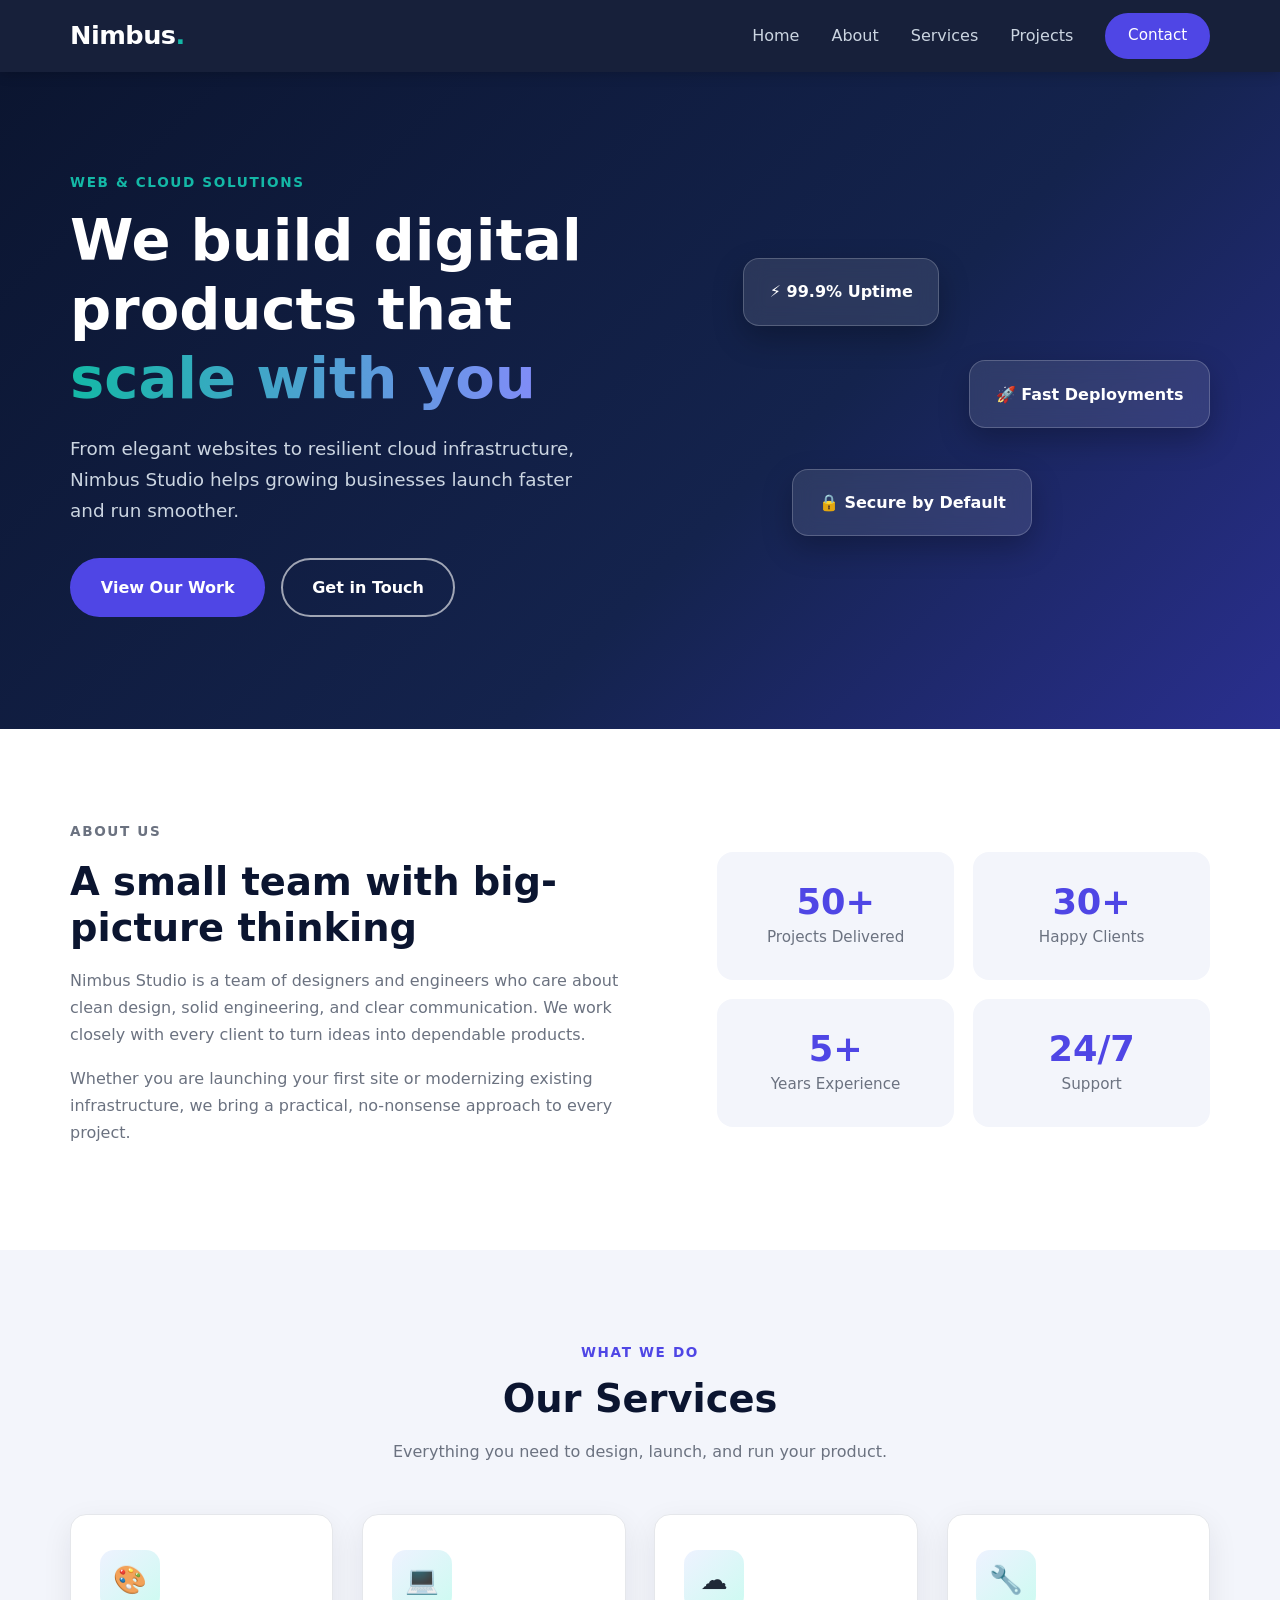
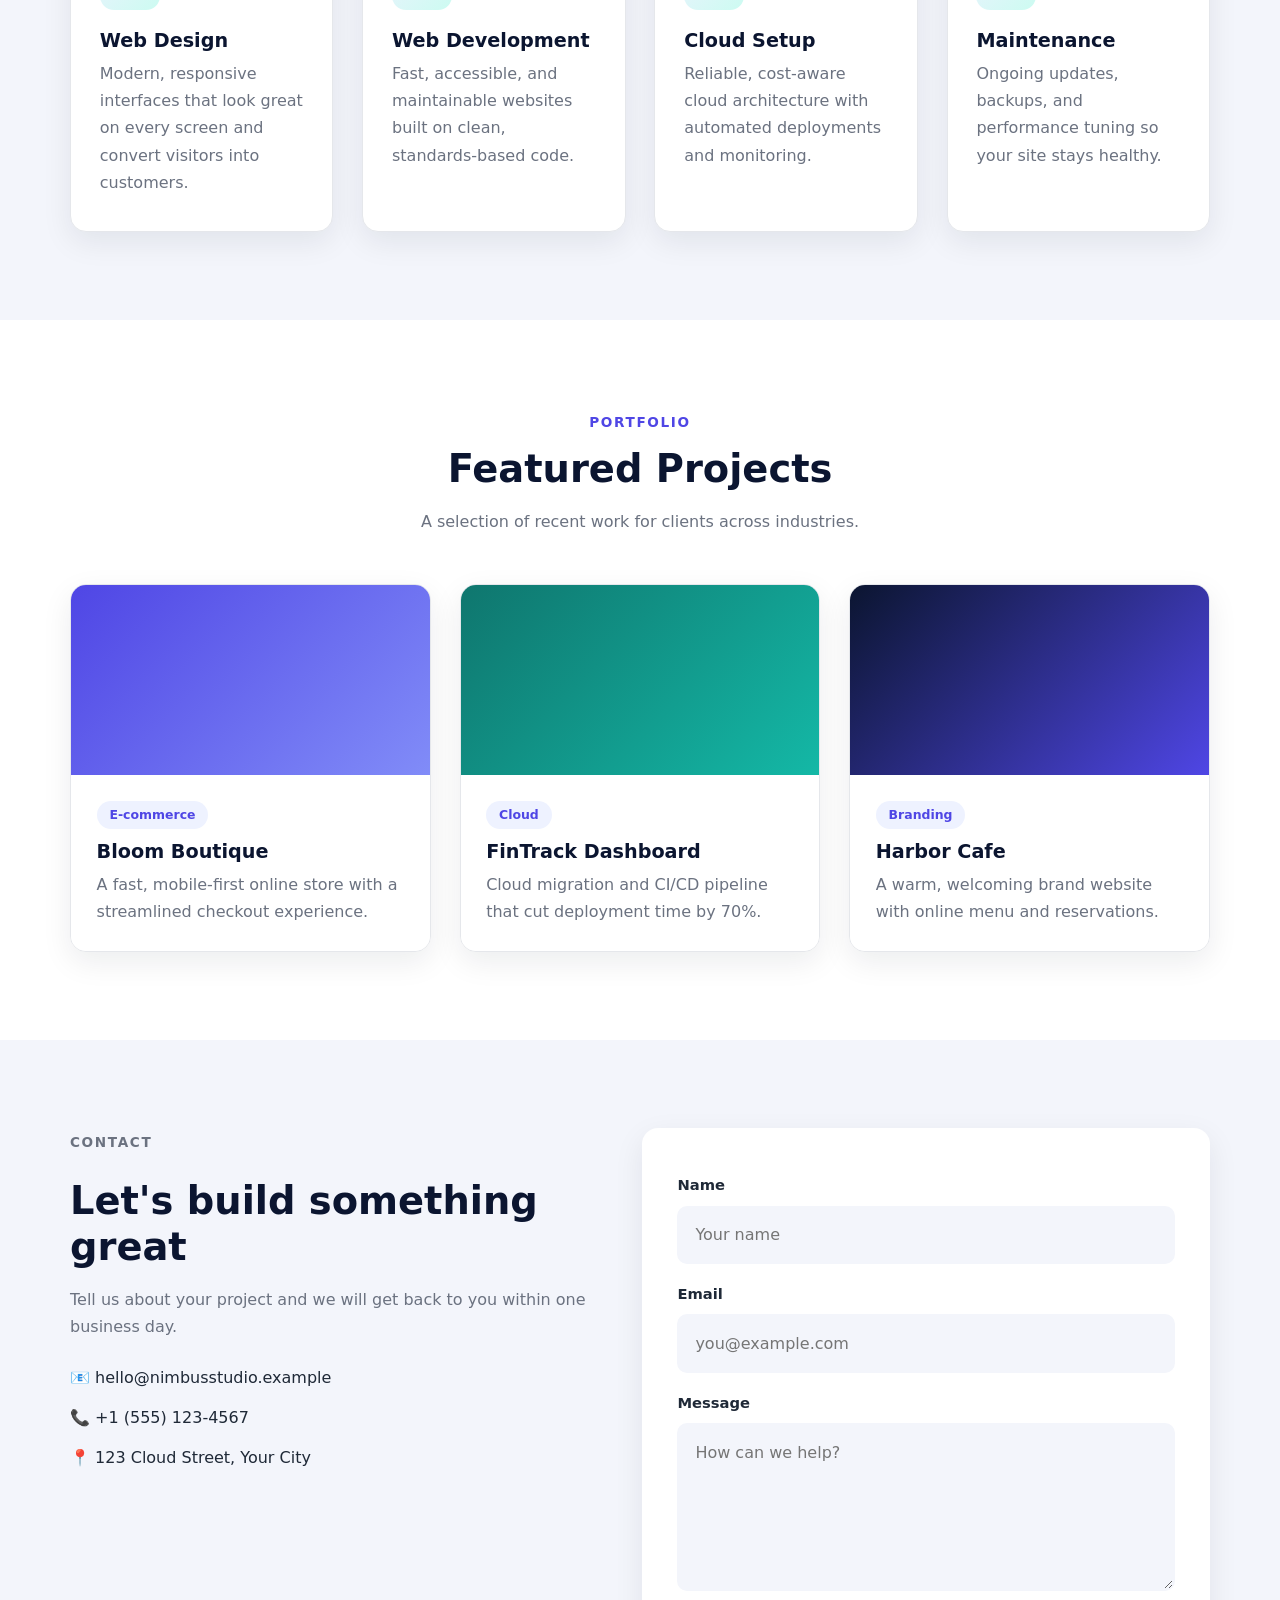
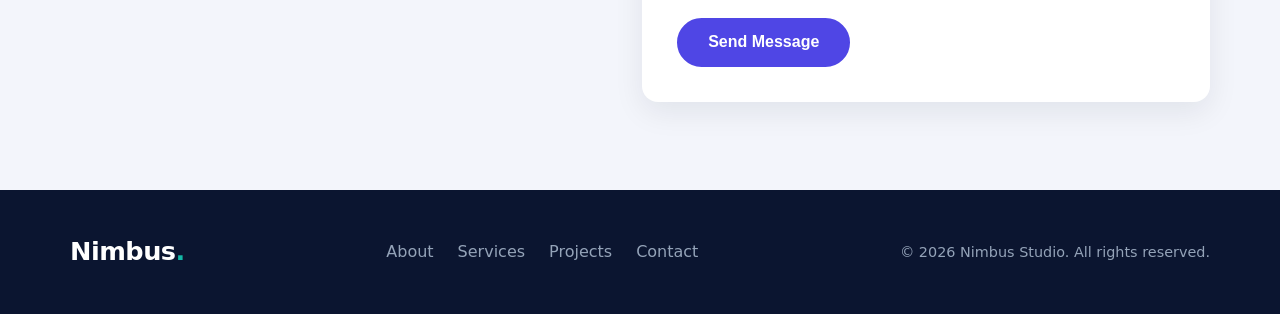
<file: website1/index.html>
<!DOCTYPE html>
<html lang="en">
<head>
  <meta charset="UTF-8">
  <meta name="viewport" content="width=device-width, initial-scale=1.0">
  <meta name="description" content="Nimbus Studio builds fast, reliable websites and cloud solutions for growing businesses.">
  <title>Nimbus Studio | Web & Cloud Solutions</title>
  <link rel="stylesheet" href="style.css">
</head>
<body>

  <header class="site-header">
    <nav class="navbar container" aria-label="Main navigation">
      <a href="#home" class="logo">Nimbus<span>.</span></a>

      <input type="checkbox" id="nav-toggle" class="nav-toggle" aria-label="Toggle menu">
      <label for="nav-toggle" class="nav-toggle-label"><span></span></label>

      <ul class="nav-links">
        <li><a href="#home">Home</a></li>
        <li><a href="#about">About</a></li>
        <li><a href="#services">Services</a></li>
        <li><a href="#projects">Projects</a></li>
        <li><a href="#contact" class="btn btn-small">Contact</a></li>
      </ul>
    </nav>
  </header>

  <main>
    <!-- Hero -->
    <section id="home" class="hero">
      <div class="container hero-inner">
        <div class="hero-text">
          <p class="eyebrow">Web &amp; Cloud Solutions</p>
          <h1>We build digital products that <span class="highlight">scale with you</span></h1>
          <p class="lead">From elegant websites to resilient cloud infrastructure, Nimbus Studio helps growing businesses launch faster and run smoother.</p>
          <div class="hero-actions">
            <a href="#projects" class="btn">View Our Work</a>
            <a href="#contact" class="btn btn-outline">Get in Touch</a>
          </div>
        </div>
        <div class="hero-visual" aria-hidden="true">
          <div class="visual-card card-a">⚡ 99.9% Uptime</div>
          <div class="visual-card card-b">🚀 Fast Deployments</div>
          <div class="visual-card card-c">🔒 Secure by Default</div>
        </div>
      </div>
    </section>

    <!-- About -->
    <section id="about" class="section">
      <div class="container about-grid">
        <div class="about-text">
          <p class="eyebrow">About Us</p>
          <h2>A small team with big-picture thinking</h2>
          <p>Nimbus Studio is a team of designers and engineers who care about clean design, solid engineering, and clear communication. We work closely with every client to turn ideas into dependable products.</p>
          <p>Whether you are launching your first site or modernizing existing infrastructure, we bring a practical, no-nonsense approach to every project.</p>
        </div>
        <div class="stats">
          <div class="stat"><strong>50+</strong><span>Projects Delivered</span></div>
          <div class="stat"><strong>30+</strong><span>Happy Clients</span></div>
          <div class="stat"><strong>5+</strong><span>Years Experience</span></div>
          <div class="stat"><strong>24/7</strong><span>Support</span></div>
        </div>
      </div>
    </section>

    <!-- Services -->
    <section id="services" class="section section-alt">
      <div class="container">
        <div class="section-head">
          <p class="eyebrow">What We Do</p>
          <h2>Our Services</h2>
          <p>Everything you need to design, launch, and run your product.</p>
        </div>
        <div class="card-grid">
          <article class="card">
            <div class="icon">🎨</div>
            <h3>Web Design</h3>
            <p>Modern, responsive interfaces that look great on every screen and convert visitors into customers.</p>
          </article>
          <article class="card">
            <div class="icon">💻</div>
            <h3>Web Development</h3>
            <p>Fast, accessible, and maintainable websites built on clean, standards-based code.</p>
          </article>
          <article class="card">
            <div class="icon">☁️</div>
            <h3>Cloud Setup</h3>
            <p>Reliable, cost-aware cloud architecture with automated deployments and monitoring.</p>
          </article>
          <article class="card">
            <div class="icon">🔧</div>
            <h3>Maintenance</h3>
            <p>Ongoing updates, backups, and performance tuning so your site stays healthy.</p>
          </article>
        </div>
      </div>
    </section>

    <!-- Projects -->
    <section id="projects" class="section">
      <div class="container">
        <div class="section-head">
          <p class="eyebrow">Portfolio</p>
          <h2>Featured Projects</h2>
          <p>A selection of recent work for clients across industries.</p>
        </div>
        <div class="card-grid projects-grid">
          <article class="project">
            <div class="project-img img-1" role="img" aria-label="Project preview gradient"></div>
            <div class="project-body">
              <span class="tag">E-commerce</span>
              <h3>Bloom Boutique</h3>
              <p>A fast, mobile-first online store with a streamlined checkout experience.</p>
            </div>
          </article>
          <article class="project">
            <div class="project-img img-2" role="img" aria-label="Project preview gradient"></div>
            <div class="project-body">
              <span class="tag">Cloud</span>
              <h3>FinTrack Dashboard</h3>
              <p>Cloud migration and CI/CD pipeline that cut deployment time by 70%.</p>
            </div>
          </article>
          <article class="project">
            <div class="project-img img-3" role="img" aria-label="Project preview gradient"></div>
            <div class="project-body">
              <span class="tag">Branding</span>
              <h3>Harbor Cafe</h3>
              <p>A warm, welcoming brand website with online menu and reservations.</p>
            </div>
          </article>
        </div>
      </div>
    </section>

    <!-- Contact -->
    <section id="contact" class="section section-alt">
      <div class="container contact-grid">
        <div class="contact-info">
          <p class="eyebrow">Contact</p>
          <h2>Let's build something great</h2>
          <p>Tell us about your project and we will get back to you within one business day.</p>
          <ul class="contact-list">
            <li>📧 hello@nimbusstudio.example</li>
            <li>📞 +1 (555) 123-4567</li>
            <li>📍 123 Cloud Street, Your City</li>
          </ul>
        </div>
        <form class="contact-form" action="#" method="post">
          <label for="name">Name</label>
          <input type="text" id="name" name="name" placeholder="Your name" required>

          <label for="email">Email</label>
          <input type="email" id="email" name="email" placeholder="you@example.com" required>

          <label for="message">Message</label>
          <textarea id="message" name="message" rows="5" placeholder="How can we help?" required></textarea>

          <button type="submit" class="btn">Send Message</button>
        </form>
      </div>
    </section>
  </main>

  <footer class="site-footer">
    <div class="container footer-inner">
      <a href="#home" class="logo">Nimbus<span>.</span></a>
      <ul class="footer-links">
        <li><a href="#about">About</a></li>
        <li><a href="#services">Services</a></li>
        <li><a href="#projects">Projects</a></li>
        <li><a href="#contact">Contact</a></li>
      </ul>
      <p>&copy; 2026 Nimbus Studio. All rights reserved.</p>
    </div>
  </footer>

</body>
</html>
</file>
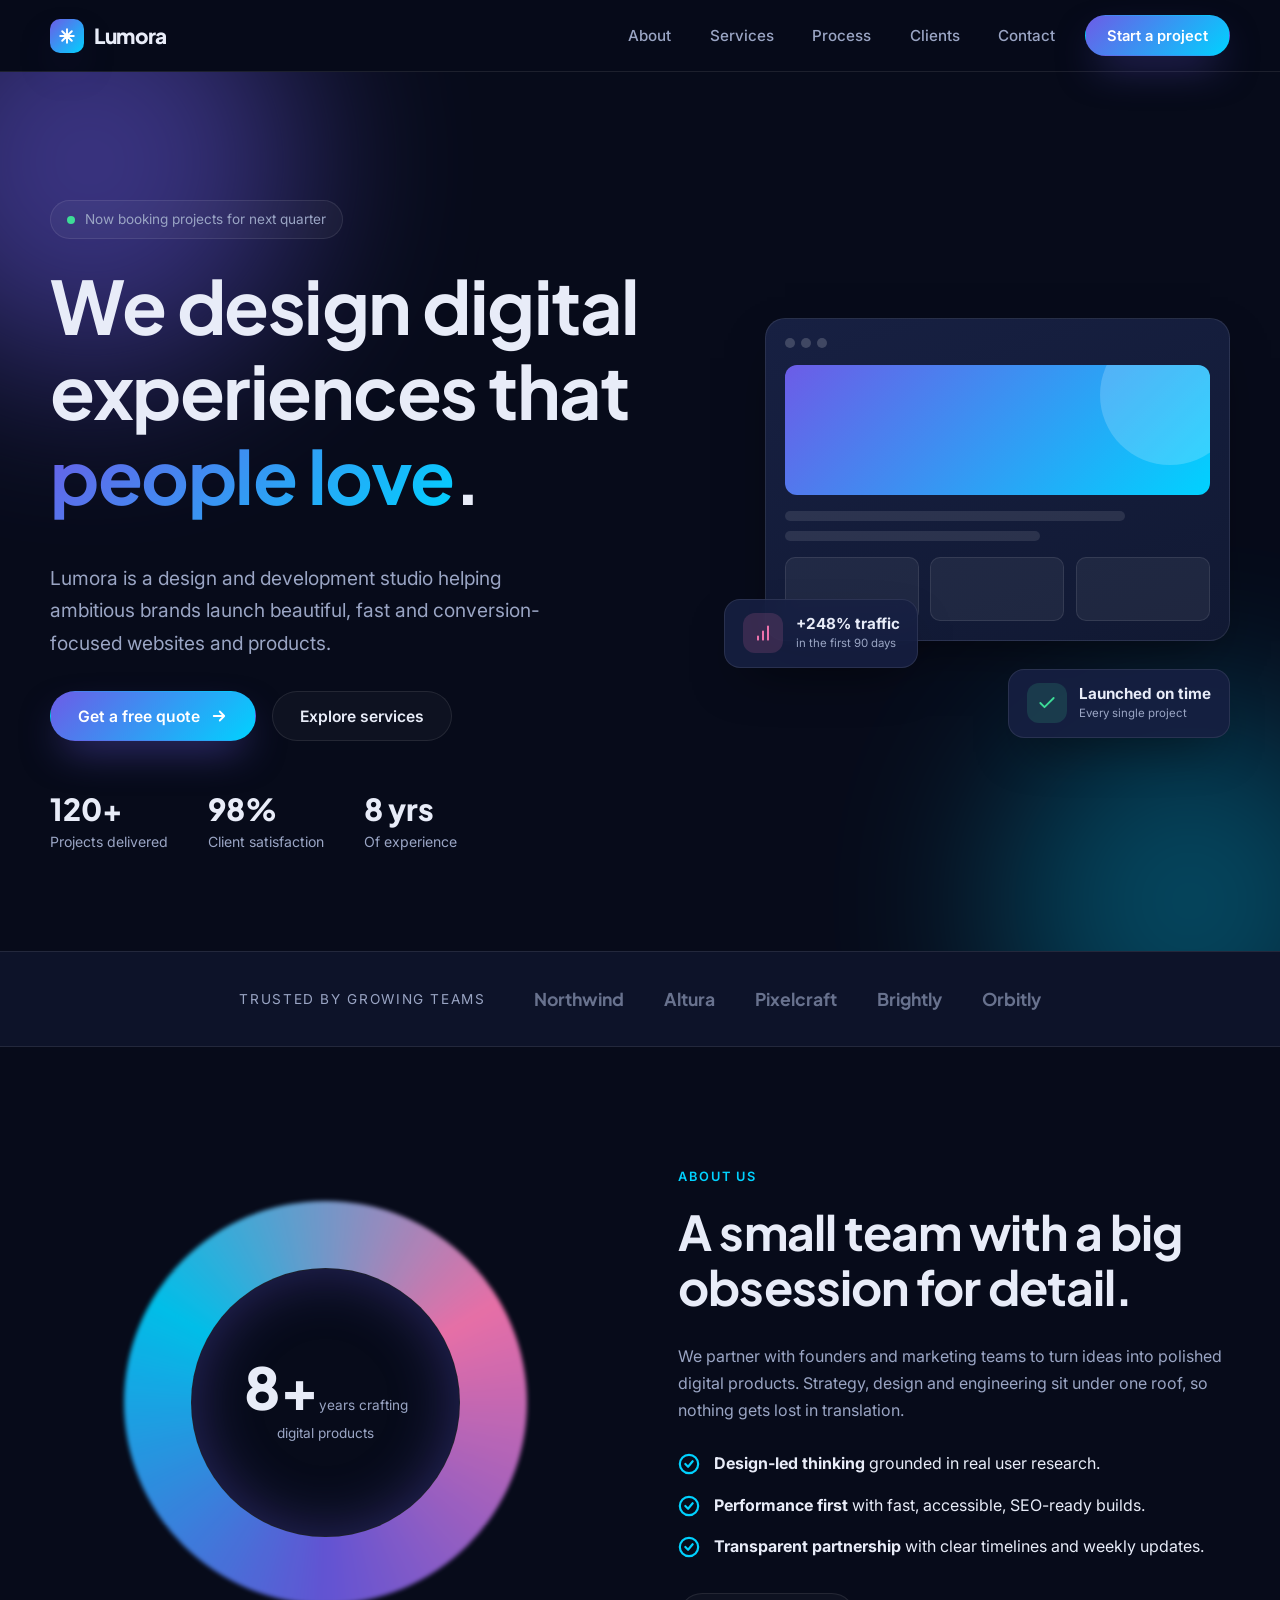
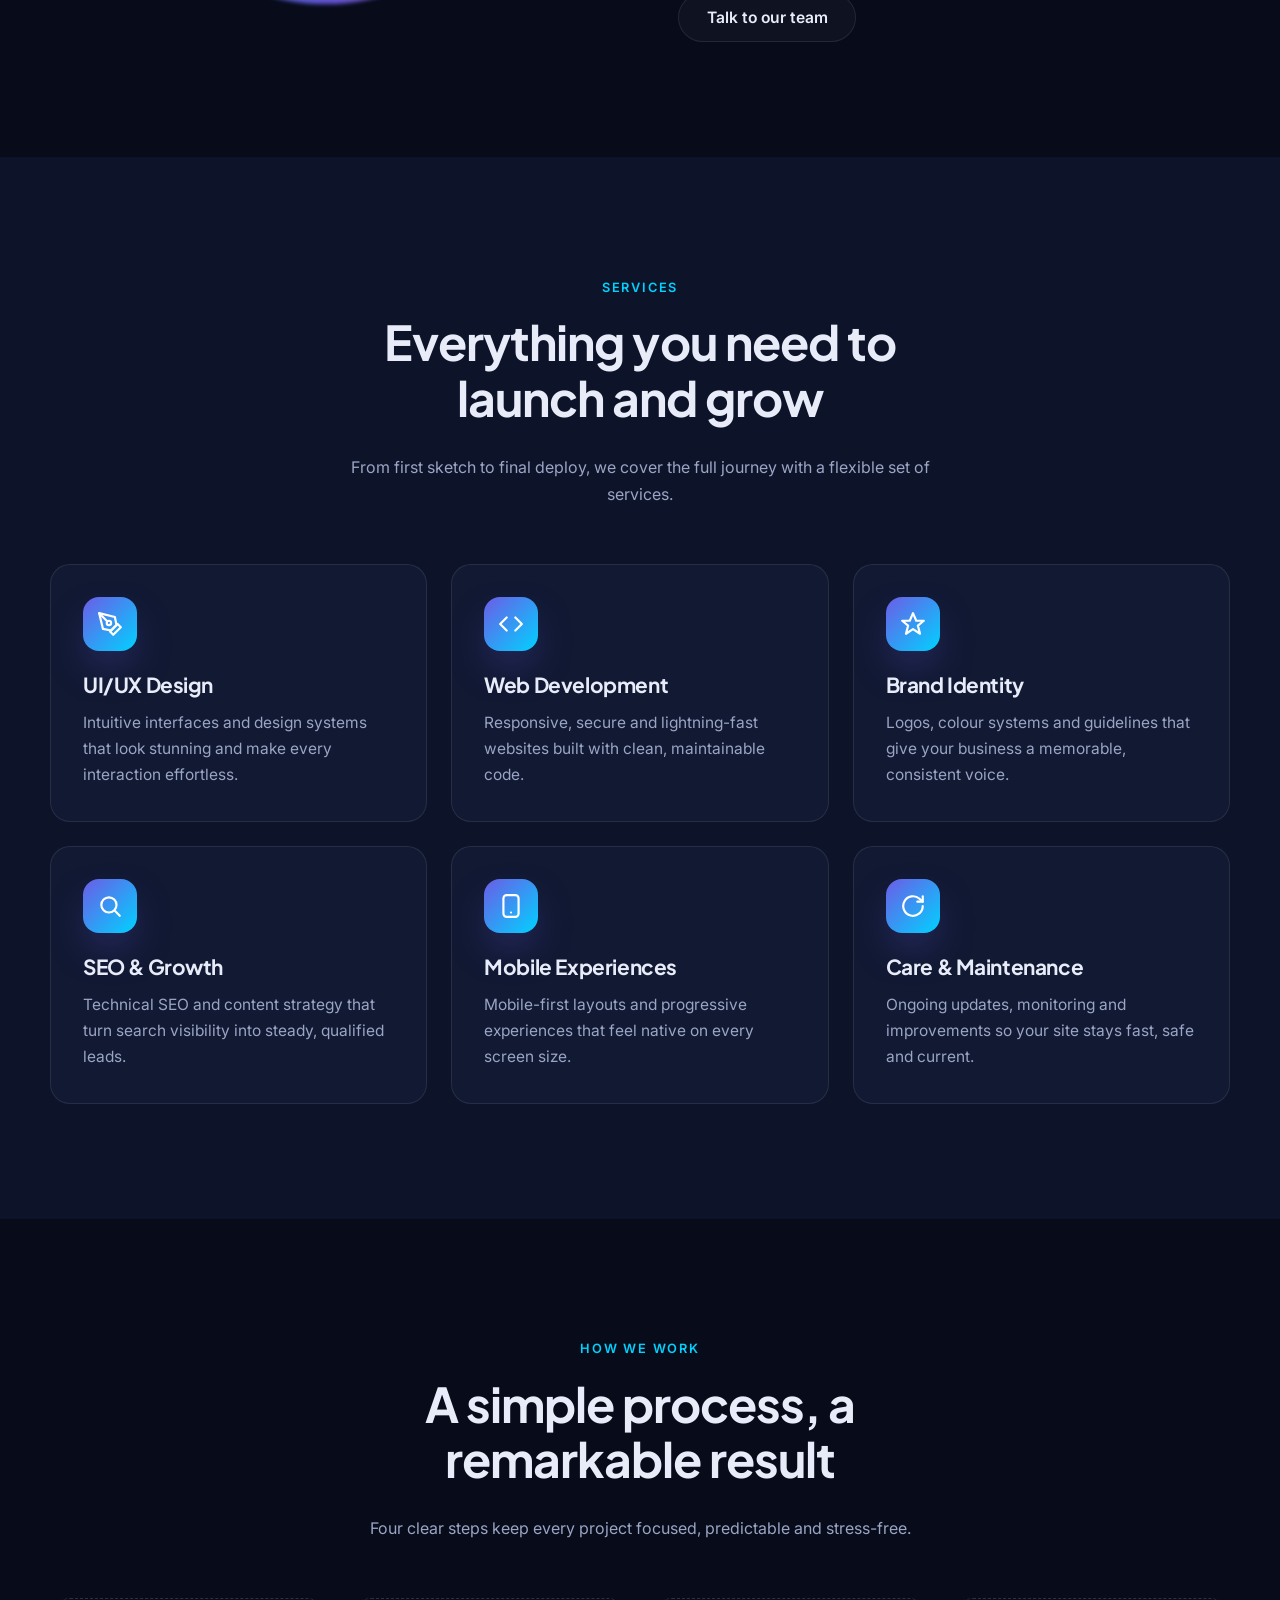
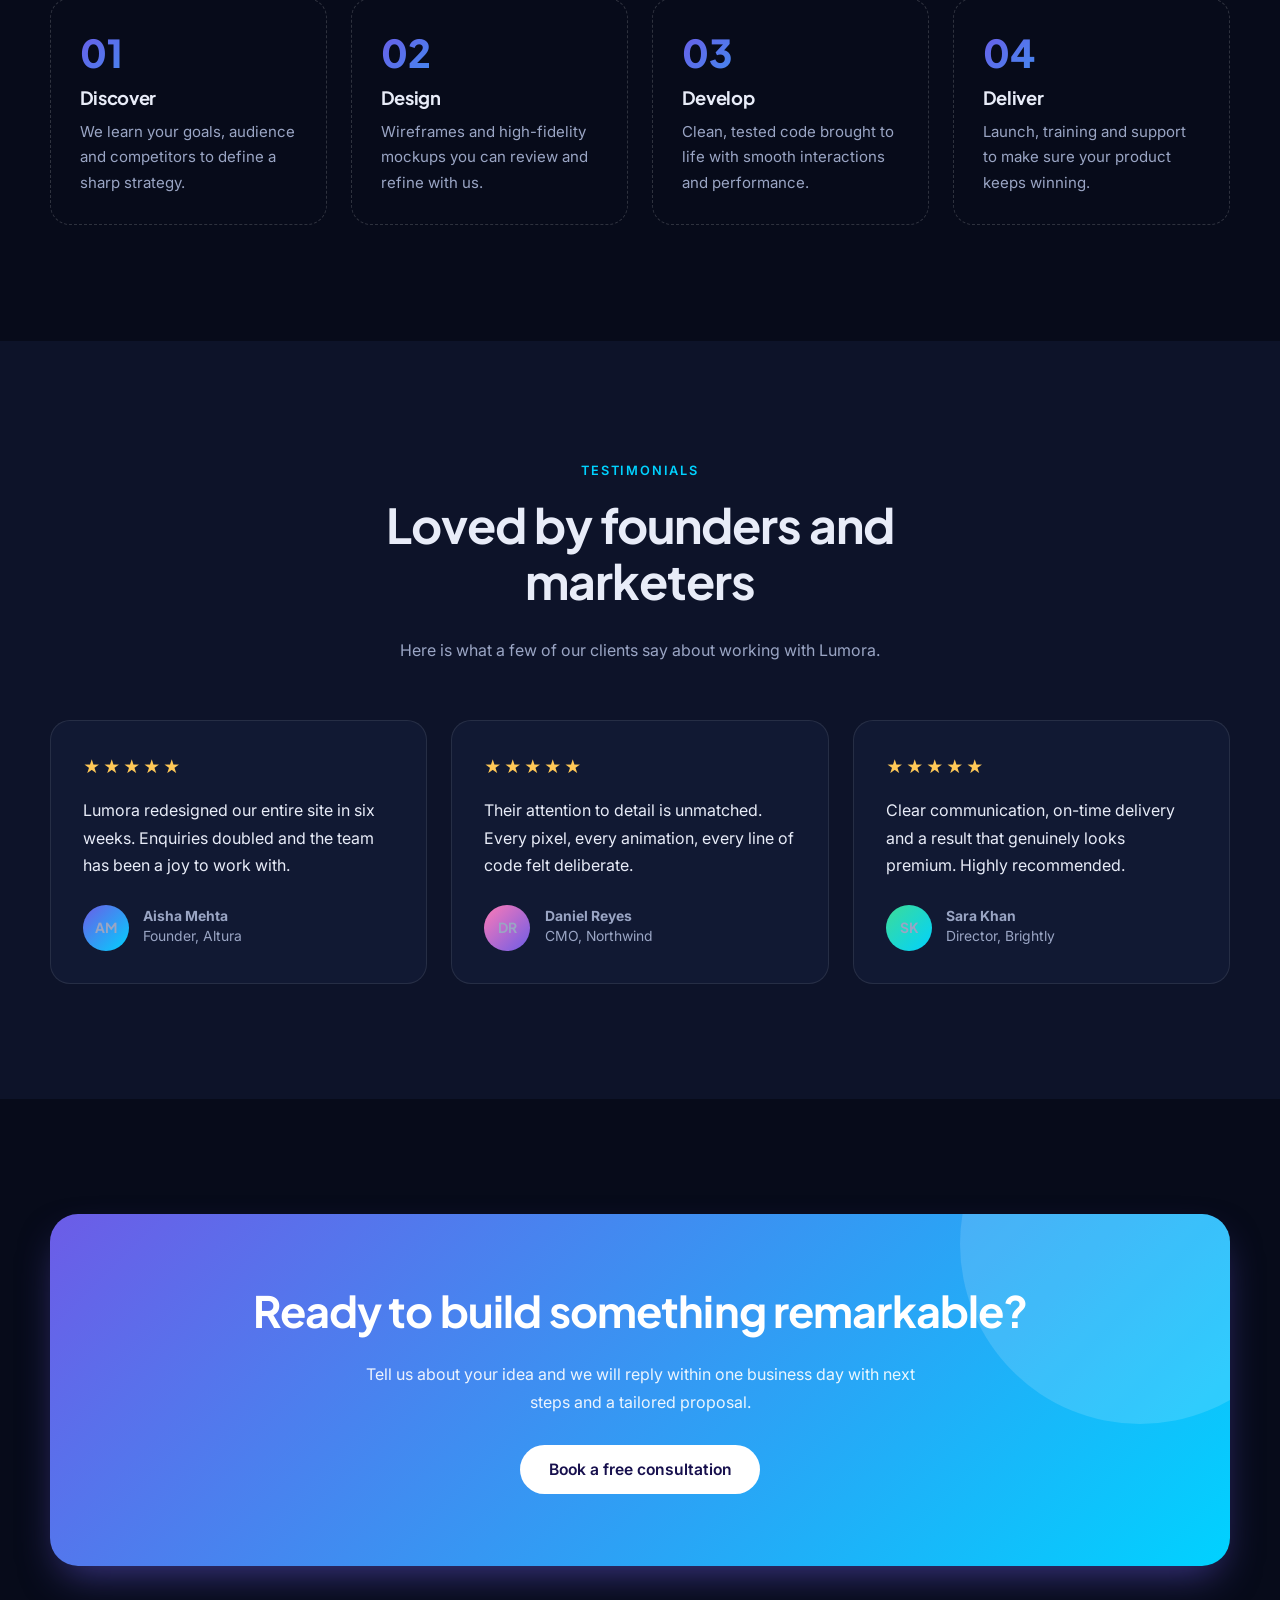
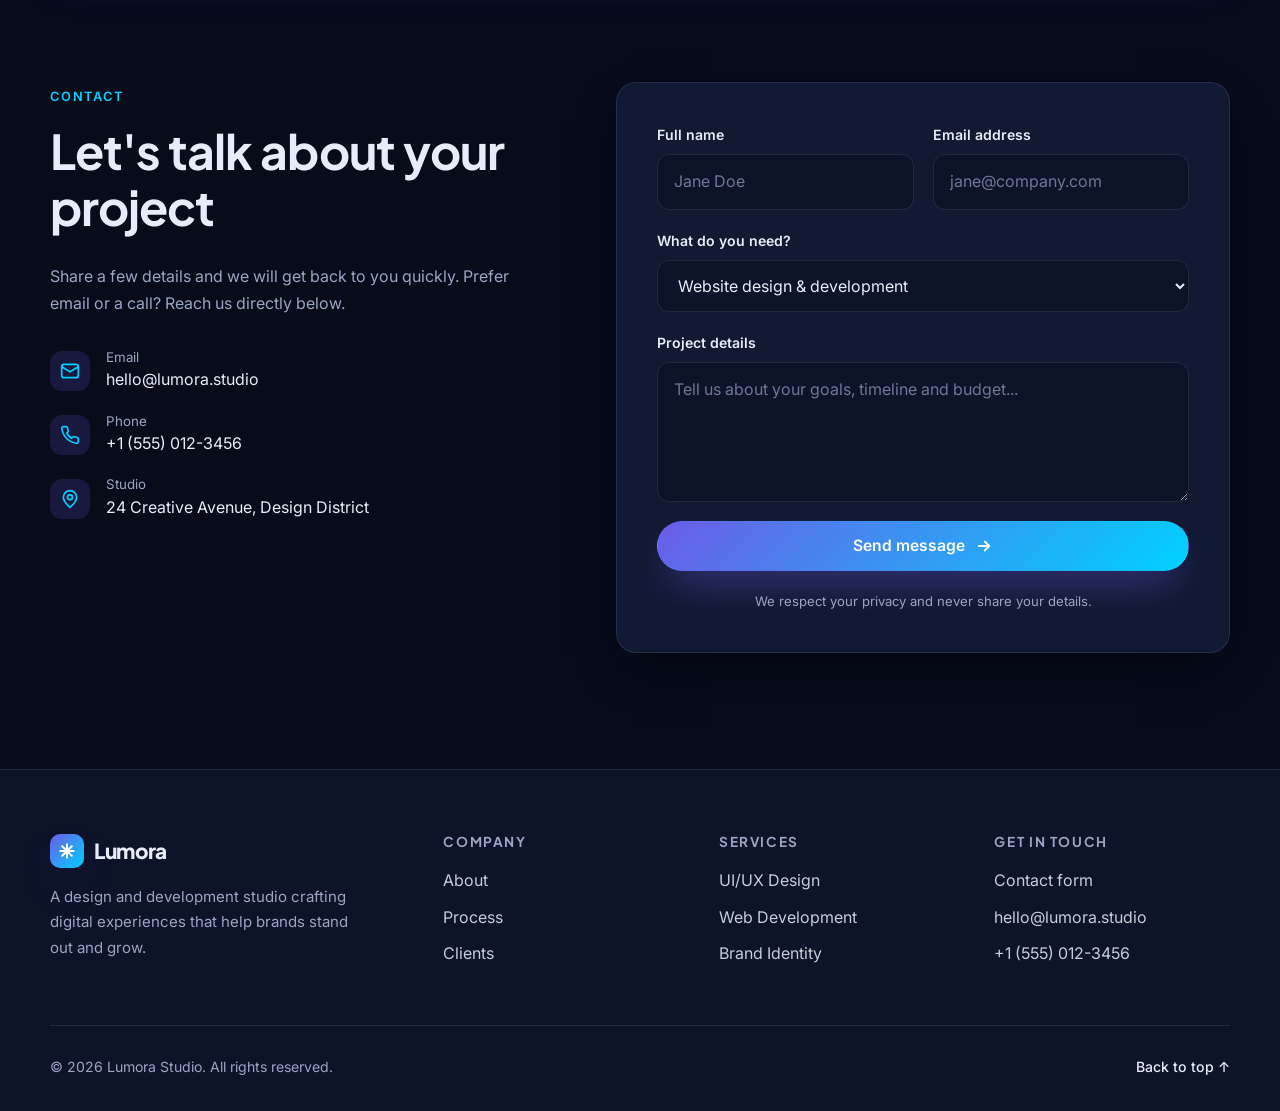
<file: website2/index.html>
<!DOCTYPE html>
<html lang="en">
<head>
  <meta charset="UTF-8">
  <meta name="viewport" content="width=device-width, initial-scale=1">
  <meta name="description" content="Lumora Studio is a digital design and development studio crafting brands, websites and products that grow businesses.">
  <title>Lumora Studio | Design &amp; Development</title>
  <link rel="preconnect" href="https://fonts.googleapis.com">
  <link rel="preconnect" href="https://fonts.gstatic.com" crossorigin>
  <link href="https://fonts.googleapis.com/css2?family=Inter:wght@400;500;600&family=Plus+Jakarta+Sans:wght@600;700;800&display=swap" rel="stylesheet">
  <link rel="stylesheet" href="style.css">
</head>
<body>
  <a class="skip-link" href="#main">Skip to main content</a>

  <header class="site-header">
    <div class="container nav">
      <a class="logo" href="#home" aria-label="Lumora Studio home">
        <span class="logo-mark" aria-hidden="true">
          <svg viewBox="0 0 24 24" fill="none" stroke="#fff" stroke-width="2.6" stroke-linecap="round" stroke-linejoin="round"><path d="M12 3v18M3 12h18M5.6 5.6l12.8 12.8M18.4 5.6L5.6 18.4"/></svg>
        </span>
        Lumora
      </a>
      <input type="checkbox" id="nav-toggle" class="nav-toggle" aria-label="Toggle navigation menu">
      <label for="nav-toggle" class="nav-burger" aria-hidden="true"><span></span><span></span><span></span></label>
      <nav class="nav-links" aria-label="Primary">
        <a href="#about">About</a>
        <a href="#services">Services</a>
        <a href="#process">Process</a>
        <a href="#testimonials">Clients</a>
        <a href="#contact">Contact</a>
        <a class="btn btn-primary" href="#contact">Start a project</a>
      </nav>
    </div>
  </header>

  <main id="main">
    <!-- Hero -->
    <section class="section hero" id="home">
      <div class="container hero-grid">
        <div>
          <p class="badge"><i aria-hidden="true"></i> Now booking projects for next quarter</p>
          <h1>We design digital experiences that <span class="gradient-text">people love</span>.</h1>
          <p class="lead">Lumora is a design and development studio helping ambitious brands launch beautiful, fast and conversion-focused websites and products.</p>
          <div class="hero-cta">
            <a class="btn btn-primary" href="#contact">Get a free quote
              <svg viewBox="0 0 24 24" fill="none" stroke="currentColor" stroke-width="2.4" stroke-linecap="round" stroke-linejoin="round" aria-hidden="true"><path d="M5 12h14M13 6l6 6-6 6"/></svg>
            </a>
            <a class="btn btn-ghost" href="#services">Explore services</a>
          </div>
          <ul class="hero-stats" aria-label="Studio highlights">
            <li><strong>120+</strong><span>Projects delivered</span></li>
            <li><strong>98%</strong><span>Client satisfaction</span></li>
            <li><strong>8 yrs</strong><span>Of experience</span></li>
          </ul>
        </div>
        <div class="hero-visual" aria-hidden="true">
          <div class="mock">
            <div class="mock-bar"><i></i><i></i><i></i></div>
            <div class="mock-hero"></div>
            <div class="mock-lines"><span></span><span></span></div>
            <div class="mock-cards"><span></span><span></span><span></span></div>
          </div>
          <div class="float-card fc-1">
            <span class="ico ico-a"><svg viewBox="0 0 24 24" fill="none" stroke="currentColor" stroke-width="2.2" stroke-linecap="round" stroke-linejoin="round"><path d="M12 20V10M18 20V4M6 20v-4"/></svg></span>
            <span><b>+248% traffic</b><small>in the first 90 days</small></span>
          </div>
          <div class="float-card fc-2">
            <span class="ico ico-b"><svg viewBox="0 0 24 24" fill="none" stroke="currentColor" stroke-width="2.2" stroke-linecap="round" stroke-linejoin="round"><path d="M20 6L9 17l-5-5"/></svg></span>
            <span><b>Launched on time</b><small>Every single project</small></span>
          </div>
        </div>
      </div>
    </section>

    <!-- Trust strip -->
    <section class="trust" aria-label="Trusted by">
      <div class="container trust-inner">
        <p>Trusted by growing teams</p>
        <ul>
          <li>Northwind</li>
          <li>Altura</li>
          <li>Pixelcraft</li>
          <li>Brightly</li>
          <li>Orbitly</li>
        </ul>
      </div>
    </section>

    <!-- About -->
    <section class="section" id="about">
      <div class="container about-grid">
        <div class="about-art" aria-hidden="true">
          <div class="orb"></div>
          <div class="orb-core"><div><strong>8+</strong><span>years crafting<br>digital products</span></div></div>
        </div>
        <div class="about-copy">
          <span class="eyebrow">About us</span>
          <h2>A small team with a big obsession for detail.</h2>
          <p>We partner with founders and marketing teams to turn ideas into polished digital products. Strategy, design and engineering sit under one roof, so nothing gets lost in translation.</p>
          <ul class="checks">
            <li>
              <svg viewBox="0 0 24 24" fill="none" stroke="currentColor" stroke-width="2.4" stroke-linecap="round" stroke-linejoin="round" aria-hidden="true"><circle cx="12" cy="12" r="10"/><path d="M8 12l3 3 5-6"/></svg>
              <span><b>Design-led thinking</b> grounded in real user research.</span>
            </li>
            <li>
              <svg viewBox="0 0 24 24" fill="none" stroke="currentColor" stroke-width="2.4" stroke-linecap="round" stroke-linejoin="round" aria-hidden="true"><circle cx="12" cy="12" r="10"/><path d="M8 12l3 3 5-6"/></svg>
              <span><b>Performance first</b> with fast, accessible, SEO-ready builds.</span>
            </li>
            <li>
              <svg viewBox="0 0 24 24" fill="none" stroke="currentColor" stroke-width="2.4" stroke-linecap="round" stroke-linejoin="round" aria-hidden="true"><circle cx="12" cy="12" r="10"/><path d="M8 12l3 3 5-6"/></svg>
              <span><b>Transparent partnership</b> with clear timelines and weekly updates.</span>
            </li>
          </ul>
          <a class="btn btn-ghost" href="#contact">Talk to our team</a>
        </div>
      </div>
    </section>

    <!-- Services -->
    <section class="section services" id="services">
      <div class="container">
        <div class="section-head">
          <span class="eyebrow">Services</span>
          <h2>Everything you need to launch and grow</h2>
          <p>From first sketch to final deploy, we cover the full journey with a flexible set of services.</p>
        </div>
        <div class="card-grid">
          <article class="card">
            <span class="ico"><svg viewBox="0 0 24 24" fill="none" stroke="currentColor" stroke-width="2" stroke-linecap="round" stroke-linejoin="round" aria-hidden="true"><path d="M12 19l7-7 3 3-7 7-3-3z"/><path d="M18 13l-1.5-7.5L2 2l3.5 14.5L13 18l5-5z"/><path d="M2 2l7.6 7.6"/><circle cx="11" cy="11" r="2"/></svg></span>
            <h3>UI/UX Design</h3>
            <p>Intuitive interfaces and design systems that look stunning and make every interaction effortless.</p>
          </article>
          <article class="card">
            <span class="ico"><svg viewBox="0 0 24 24" fill="none" stroke="currentColor" stroke-width="2" stroke-linecap="round" stroke-linejoin="round" aria-hidden="true"><path d="M16 18l6-6-6-6M8 6l-6 6 6 6"/></svg></span>
            <h3>Web Development</h3>
            <p>Responsive, secure and lightning-fast websites built with clean, maintainable code.</p>
          </article>
          <article class="card">
            <span class="ico"><svg viewBox="0 0 24 24" fill="none" stroke="currentColor" stroke-width="2" stroke-linecap="round" stroke-linejoin="round" aria-hidden="true"><path d="M12 2l3 7h7l-5.5 4.5L18.5 21 12 16.8 5.5 21l2-7.5L2 9h7z"/></svg></span>
            <h3>Brand Identity</h3>
            <p>Logos, colour systems and guidelines that give your business a memorable, consistent voice.</p>
          </article>
          <article class="card">
            <span class="ico"><svg viewBox="0 0 24 24" fill="none" stroke="currentColor" stroke-width="2" stroke-linecap="round" stroke-linejoin="round" aria-hidden="true"><circle cx="11" cy="11" r="7"/><path d="M21 21l-4.3-4.3"/></svg></span>
            <h3>SEO &amp; Growth</h3>
            <p>Technical SEO and content strategy that turn search visibility into steady, qualified leads.</p>
          </article>
          <article class="card">
            <span class="ico"><svg viewBox="0 0 24 24" fill="none" stroke="currentColor" stroke-width="2" stroke-linecap="round" stroke-linejoin="round" aria-hidden="true"><rect x="5" y="2" width="14" height="20" rx="3"/><path d="M12 18h.01"/></svg></span>
            <h3>Mobile Experiences</h3>
            <p>Mobile-first layouts and progressive experiences that feel native on every screen size.</p>
          </article>
          <article class="card">
            <span class="ico"><svg viewBox="0 0 24 24" fill="none" stroke="currentColor" stroke-width="2" stroke-linecap="round" stroke-linejoin="round" aria-hidden="true"><path d="M21 12a9 9 0 11-3-6.7L21 8"/><path d="M21 3v5h-5"/></svg></span>
            <h3>Care &amp; Maintenance</h3>
            <p>Ongoing updates, monitoring and improvements so your site stays fast, safe and current.</p>
          </article>
        </div>
      </div>
    </section>

    <!-- Process -->
    <section class="section" id="process">
      <div class="container">
        <div class="section-head">
          <span class="eyebrow">How we work</span>
          <h2>A simple process, a remarkable result</h2>
          <p>Four clear steps keep every project focused, predictable and stress-free.</p>
        </div>
        <ol class="steps">
          <li class="step"><h3>Discover</h3><p>We learn your goals, audience and competitors to define a sharp strategy.</p></li>
          <li class="step"><h3>Design</h3><p>Wireframes and high-fidelity mockups you can review and refine with us.</p></li>
          <li class="step"><h3>Develop</h3><p>Clean, tested code brought to life with smooth interactions and performance.</p></li>
          <li class="step"><h3>Deliver</h3><p>Launch, training and support to make sure your product keeps winning.</p></li>
        </ol>
      </div>
    </section>

    <!-- Testimonials -->
    <section class="section testimonials" id="testimonials">
      <div class="container">
        <div class="section-head">
          <span class="eyebrow">Testimonials</span>
          <h2>Loved by founders and marketers</h2>
          <p>Here is what a few of our clients say about working with Lumora.</p>
        </div>
        <div class="quote-grid">
          <figure class="quote">
            <div class="stars" aria-label="5 out of 5 stars">★★★★★</div>
            <blockquote>Lumora redesigned our entire site in six weeks. Enquiries doubled and the team has been a joy to work with.</blockquote>
            <figcaption><span class="avatar" aria-hidden="true">AM</span><span><b>Aisha Mehta</b><span>Founder, Altura</span></span></figcaption>
          </figure>
          <figure class="quote">
            <div class="stars" aria-label="5 out of 5 stars">★★★★★</div>
            <blockquote>Their attention to detail is unmatched. Every pixel, every animation, every line of code felt deliberate.</blockquote>
            <figcaption><span class="avatar" aria-hidden="true">DR</span><span><b>Daniel Reyes</b><span>CMO, Northwind</span></span></figcaption>
          </figure>
          <figure class="quote">
            <div class="stars" aria-label="5 out of 5 stars">★★★★★</div>
            <blockquote>Clear communication, on-time delivery and a result that genuinely looks premium. Highly recommended.</blockquote>
            <figcaption><span class="avatar" aria-hidden="true">SK</span><span><b>Sara Khan</b><span>Director, Brightly</span></span></figcaption>
          </figure>
        </div>
      </div>
    </section>

    <!-- CTA -->
    <section class="section" aria-labelledby="cta-title">
      <div class="container">
        <div class="cta-band">
          <h2 id="cta-title">Ready to build something remarkable?</h2>
          <p>Tell us about your idea and we will reply within one business day with next steps and a tailored proposal.</p>
          <a class="btn" href="#contact">Book a free consultation</a>
        </div>
      </div>
    </section>

    <!-- Contact -->
    <section class="section" id="contact">
      <div class="container contact-grid">
        <div class="contact-info">
          <span class="eyebrow">Contact</span>
          <h2>Let's talk about your project</h2>
          <p>Share a few details and we will get back to you quickly. Prefer email or a call? Reach us directly below.</p>
          <ul class="info-list">
            <li>
              <span class="ico"><svg viewBox="0 0 24 24" fill="none" stroke="currentColor" stroke-width="2" stroke-linecap="round" stroke-linejoin="round" aria-hidden="true"><rect x="2" y="4" width="20" height="16" rx="3"/><path d="M2 7l10 6 10-6"/></svg></span>
              <span><small>Email</small><a href="mailto:hello@lumora.studio">hello@lumora.studio</a></span>
            </li>
            <li>
              <span class="ico"><svg viewBox="0 0 24 24" fill="none" stroke="currentColor" stroke-width="2" stroke-linecap="round" stroke-linejoin="round" aria-hidden="true"><path d="M22 16.9v3a2 2 0 01-2.2 2 19.8 19.8 0 01-8.6-3.1 19.5 19.5 0 01-6-6A19.8 19.8 0 012.1 4.2 2 2 0 014.1 2h3a2 2 0 012 1.7c.1 1 .4 1.9.7 2.8a2 2 0 01-.5 2.1L8.1 9.9a16 16 0 006 6l1.3-1.3a2 2 0 012.1-.4c.9.3 1.8.6 2.8.7a2 2 0 011.7 2z"/></svg></span>
              <span><small>Phone</small><a href="tel:+15550123456">+1 (555) 012-3456</a></span>
            </li>
            <li>
              <span class="ico"><svg viewBox="0 0 24 24" fill="none" stroke="currentColor" stroke-width="2" stroke-linecap="round" stroke-linejoin="round" aria-hidden="true"><path d="M12 22s8-6.5 8-12a8 8 0 10-16 0c0 5.5 8 12 8 12z"/><circle cx="12" cy="10" r="3"/></svg></span>
              <span><small>Studio</small>24 Creative Avenue, Design District</span>
            </li>
          </ul>
        </div>

        <form class="form" action="mailto:hello@lumora.studio" method="post" enctype="text/plain" aria-label="Contact form">
          <div class="form-row">
            <div class="field">
              <label for="name">Full name</label>
              <input type="text" id="name" name="name" placeholder="Jane Doe" autocomplete="name" required>
            </div>
            <div class="field">
              <label for="email">Email address</label>
              <input type="email" id="email" name="email" placeholder="jane@company.com" autocomplete="email" required>
            </div>
          </div>
          <div class="field">
            <label for="service">What do you need?</label>
            <select id="service" name="service">
              <option>Website design &amp; development</option>
              <option>Brand identity</option>
              <option>UI/UX design</option>
              <option>SEO &amp; growth</option>
              <option>Something else</option>
            </select>
          </div>
          <div class="field">
            <label for="message">Project details</label>
            <textarea id="message" name="message" placeholder="Tell us about your goals, timeline and budget..." required></textarea>
          </div>
          <button class="btn btn-primary" type="submit">Send message
            <svg viewBox="0 0 24 24" fill="none" stroke="currentColor" stroke-width="2.4" stroke-linecap="round" stroke-linejoin="round" aria-hidden="true"><path d="M5 12h14M13 6l6 6-6 6"/></svg>
          </button>
          <p class="form-note">We respect your privacy and never share your details.</p>
        </form>
      </div>
    </section>
  </main>

  <footer class="site-footer">
    <div class="container">
      <div class="footer-grid">
        <div>
          <a class="logo" href="#home" aria-label="Lumora Studio home">
            <span class="logo-mark" aria-hidden="true">
              <svg viewBox="0 0 24 24" fill="none" stroke="#fff" stroke-width="2.6" stroke-linecap="round" stroke-linejoin="round"><path d="M12 3v18M3 12h18M5.6 5.6l12.8 12.8M18.4 5.6L5.6 18.4"/></svg>
            </span>
            Lumora
          </a>
          <p>A design and development studio crafting digital experiences that help brands stand out and grow.</p>
        </div>
        <nav aria-label="Company">
          <h3>Company</h3>
          <ul>
            <li><a href="#about">About</a></li>
            <li><a href="#process">Process</a></li>
            <li><a href="#testimonials">Clients</a></li>
          </ul>
        </nav>
        <nav aria-label="Services">
          <h3>Services</h3>
          <ul>
            <li><a href="#services">UI/UX Design</a></li>
            <li><a href="#services">Web Development</a></li>
            <li><a href="#services">Brand Identity</a></li>
          </ul>
        </nav>
        <nav aria-label="Get in touch">
          <h3>Get in touch</h3>
          <ul>
            <li><a href="#contact">Contact form</a></li>
            <li><a href="mailto:hello@lumora.studio">hello@lumora.studio</a></li>
            <li><a href="tel:+15550123456">+1 (555) 012-3456</a></li>
          </ul>
        </nav>
      </div>
      <div class="footer-bottom">
        <p>&copy; 2026 Lumora Studio. All rights reserved.</p>
        <a class="back-top" href="#home">Back to top &uarr;</a>
      </div>
    </div>
  </footer>
</body>
</html>
</file>
<file: website1/style.css>
/* ---------- Variables ---------- */
:root {
  --navy: #0b1530;
  --navy-light: #14234d;
  --primary: #4f46e5;
  --primary-dark: #3d35c4;
  --accent: #14b8a6;
  --text: #1f2937;
  --muted: #6b7280;
  --bg: #ffffff;
  --bg-alt: #f3f5fb;
  --border: #e5e7eb;
  --radius: 16px;
  --shadow: 0 10px 30px rgba(15, 23, 42, 0.08);
  --shadow-hover: 0 18px 40px rgba(79, 70, 229, 0.18);
  --transition: 0.3s ease;
}

/* ---------- Reset & Base ---------- */
*, *::before, *::after { box-sizing: border-box; margin: 0; padding: 0; }

html { scroll-behavior: smooth; scroll-padding-top: 80px; }

body {
  font-family: "Segoe UI", system-ui, -apple-system, Roboto, Helvetica, Arial, sans-serif;
  color: var(--text);
  background: var(--bg);
  line-height: 1.7;
}

img { max-width: 100%; display: block; }
a { color: inherit; text-decoration: none; }
ul { list-style: none; }

.container { width: min(1140px, 92%); margin-inline: auto; }

h1, h2, h3 { line-height: 1.2; color: var(--navy); }
h1 { font-size: clamp(2.2rem, 5vw, 3.6rem); }
h2 { font-size: clamp(1.7rem, 3.5vw, 2.4rem); margin-bottom: 1rem; }
h3 { font-size: 1.2rem; margin-bottom: 0.5rem; }

.eyebrow {
  display: inline-block;
  font-size: 0.85rem;
  font-weight: 700;
  letter-spacing: 0.12em;
  text-transform: uppercase;
  color: var(--primary);
  margin-bottom: 0.75rem;
}

/* ---------- Buttons ---------- */
.btn {
  display: inline-block;
  padding: 0.85rem 1.8rem;
  background: var(--primary);
  color: #fff;
  font-weight: 600;
  font-size: 1rem;
  border: 2px solid var(--primary);
  border-radius: 999px;
  cursor: pointer;
  transition: transform var(--transition), background var(--transition), box-shadow var(--transition);
}
.btn:hover {
  background: var(--primary-dark);
  border-color: var(--primary-dark);
  transform: translateY(-2px);
  box-shadow: var(--shadow-hover);
}
.btn-outline { background: transparent; color: #fff; border-color: rgba(255, 255, 255, 0.6); }
.btn-outline:hover { background: #fff; color: var(--navy); border-color: #fff; }
.btn-small { padding: 0.5rem 1.3rem; font-size: 0.95rem; }

/* ---------- Header / Navbar ---------- */
.site-header {
  position: sticky;
  top: 0;
  z-index: 100;
  background: rgba(11, 21, 48, 0.95);
  backdrop-filter: blur(8px);
  box-shadow: 0 2px 12px rgba(0, 0, 0, 0.2);
}
.navbar {
  display: flex;
  align-items: center;
  justify-content: space-between;
  min-height: 72px;
  position: relative;
}
.logo { font-size: 1.6rem; font-weight: 800; color: #fff; letter-spacing: -0.02em; }
.logo span { color: var(--accent); }

.nav-links { display: flex; align-items: center; gap: 2rem; }
.nav-links a { color: #cbd5e1; font-weight: 500; transition: color var(--transition); }
.nav-links a:hover { color: #fff; }
.nav-links .btn { color: #fff; }

/* CSS-only mobile menu */
.nav-toggle { display: none; }
.nav-toggle-label { display: none; cursor: pointer; padding: 10px; }
.nav-toggle-label span,
.nav-toggle-label span::before,
.nav-toggle-label span::after {
  display: block;
  width: 26px;
  height: 3px;
  background: #fff;
  border-radius: 2px;
  position: relative;
  transition: var(--transition);
}
.nav-toggle-label span::before,
.nav-toggle-label span::after { content: ""; position: absolute; }
.nav-toggle-label span::before { top: -8px; }
.nav-toggle-label span::after { top: 8px; }

/* ---------- Hero ---------- */
.hero {
  background: linear-gradient(135deg, var(--navy) 0%, var(--navy-light) 60%, #2a2f8f 100%);
  color: #fff;
  padding: 6rem 0 7rem;
  overflow: hidden;
}
.hero-inner {
  display: grid;
  grid-template-columns: 1.1fr 0.9fr;
  gap: 3rem;
  align-items: center;
}
.hero h1 { color: #fff; margin-bottom: 1.2rem; }
.hero .eyebrow { color: var(--accent); }
.highlight {
  background: linear-gradient(90deg, var(--accent), #818cf8);
  -webkit-background-clip: text;
  background-clip: text;
  color: transparent;
}
.lead { font-size: 1.15rem; color: #cbd5e1; max-width: 520px; margin-bottom: 2rem; }
.hero-actions { display: flex; flex-wrap: wrap; gap: 1rem; }

.hero-visual { position: relative; min-height: 320px; }
.visual-card {
  position: absolute;
  padding: 1.2rem 1.6rem;
  background: rgba(255, 255, 255, 0.1);
  border: 1px solid rgba(255, 255, 255, 0.2);
  border-radius: var(--radius);
  backdrop-filter: blur(10px);
  font-weight: 600;
  box-shadow: 0 12px 30px rgba(0, 0, 0, 0.25);
  animation: float 6s ease-in-out infinite;
}
.card-a { top: 8%; left: 5%; }
.card-b { top: 40%; right: 0; animation-delay: 1.5s; }
.card-c { bottom: 5%; left: 15%; animation-delay: 3s; }

@keyframes float {
  0%, 100% { transform: translateY(0); }
  50% { transform: translateY(-14px); }
}

/* ---------- Sections ---------- */
.section { padding: 5.5rem 0; }
.section-alt { background: var(--bg-alt); }
.section-head { text-align: center; max-width: 620px; margin: 0 auto 3rem; }
.section-head p:last-child { color: var(--muted); }

/* ---------- About ---------- */
.about-grid {
  display: grid;
  grid-template-columns: 1.2fr 1fr;
  gap: 3.5rem;
  align-items: center;
}
.about-text p { color: var(--muted); margin-bottom: 1rem; }
.stats { display: grid; grid-template-columns: repeat(2, 1fr); gap: 1.2rem; }
.stat {
  background: var(--bg-alt);
  border-radius: var(--radius);
  padding: 1.8rem 1rem;
  text-align: center;
  transition: transform var(--transition), box-shadow var(--transition);
}
.stat:hover { transform: translateY(-5px); box-shadow: var(--shadow); }
.stat strong { display: block; font-size: 2.2rem; color: var(--primary); line-height: 1.2; }
.stat span { color: var(--muted); font-size: 0.95rem; }

/* ---------- Cards (Services) ---------- */
.card-grid {
  display: grid;
  grid-template-columns: repeat(auto-fit, minmax(240px, 1fr));
  gap: 1.8rem;
}
.card {
  background: #fff;
  padding: 2.2rem 1.8rem;
  border-radius: var(--radius);
  border: 1px solid var(--border);
  box-shadow: var(--shadow);
  transition: transform var(--transition), box-shadow var(--transition), border-color var(--transition);
}
.card:hover {
  transform: translateY(-8px);
  box-shadow: var(--shadow-hover);
  border-color: var(--primary);
}
.card p { color: var(--muted); }
.icon {
  display: grid;
  place-items: center;
  width: 60px;
  height: 60px;
  font-size: 1.7rem;
  background: linear-gradient(135deg, #eef2ff, #ccfbf1);
  border-radius: 14px;
  margin-bottom: 1.2rem;
}

/* ---------- Projects ---------- */
.projects-grid { grid-template-columns: repeat(auto-fit, minmax(280px, 1fr)); }
.project {
  background: #fff;
  border-radius: var(--radius);
  overflow: hidden;
  border: 1px solid var(--border);
  box-shadow: var(--shadow);
  transition: transform var(--transition), box-shadow var(--transition);
}
.project:hover { transform: translateY(-8px); box-shadow: var(--shadow-hover); }
.project-img { height: 190px; transition: transform 0.5s ease; }
.project:hover .project-img { transform: scale(1.06); }
.project { overflow: hidden; }
.img-1 { background: linear-gradient(135deg, #4f46e5, #818cf8); }
.img-2 { background: linear-gradient(135deg, #0f766e, #14b8a6); }
.img-3 { background: linear-gradient(135deg, #0b1530, #4f46e5); }
.project-body { padding: 1.6rem; position: relative; background: #fff; }
.project-body p { color: var(--muted); }
.tag {
  display: inline-block;
  padding: 0.2rem 0.8rem;
  margin-bottom: 0.7rem;
  font-size: 0.78rem;
  font-weight: 700;
  color: var(--primary);
  background: #eef2ff;
  border-radius: 999px;
}

/* ---------- Contact ---------- */
.contact-grid {
  display: grid;
  grid-template-columns: 1fr 1.1fr;
  gap: 3.5rem;
  align-items: start;
}
.contact-info p { color: var(--muted); margin-bottom: 1.5rem; }
.contact-list li { margin-bottom: 0.8rem; font-weight: 500; }

.contact-form {
  background: #fff;
  padding: 2.2rem;
  border-radius: var(--radius);
  box-shadow: var(--shadow);
  display: flex;
  flex-direction: column;
  gap: 0.5rem;
}
.contact-form label { font-weight: 600; font-size: 0.92rem; margin-top: 0.6rem; }
.contact-form input,
.contact-form textarea {
  width: 100%;
  padding: 0.85rem 1rem;
  font: inherit;
  color: var(--text);
  background: var(--bg-alt);
  border: 2px solid transparent;
  border-radius: 10px;
  transition: border-color var(--transition), background var(--transition);
}
.contact-form input:focus,
.contact-form textarea:focus {
  outline: none;
  background: #fff;
  border-color: var(--primary);
}
.contact-form textarea { resize: vertical; }
.contact-form .btn { margin-top: 1.2rem; align-self: flex-start; }

/* ---------- Footer ---------- */
.site-footer { background: var(--navy); color: #94a3b8; padding: 2.5rem 0; }
.footer-inner {
  display: flex;
  flex-wrap: wrap;
  align-items: center;
  justify-content: space-between;
  gap: 1.2rem;
}
.footer-links { display: flex; gap: 1.5rem; }
.footer-links a { transition: color var(--transition); }
.footer-links a:hover { color: var(--accent); }
.site-footer p { font-size: 0.9rem; }

/* ---------- Tablet ---------- */
@media (max-width: 992px) {
  .hero { padding: 4.5rem 0 5rem; }
  .hero-inner,
  .about-grid,
  .contact-grid { grid-template-columns: 1fr; gap: 2.5rem; }
  .hero-visual { min-height: 260px; }
  .section { padding: 4.5rem 0; }
}

/* ---------- Mobile ---------- */
@media (max-width: 768px) {
  .nav-toggle-label { display: block; }

  .nav-links {
    position: absolute;
    top: 100%;
    left: -4%;
    width: 108%;
    flex-direction: column;
    align-items: center;
    gap: 1.4rem;
    padding: 0;
    background: var(--navy);
    max-height: 0;
    overflow: hidden;
    transition: max-height 0.4s ease, padding 0.4s ease;
  }
  .nav-toggle:checked ~ .nav-links { max-height: 420px; padding: 1.8rem 0; }

  .nav-toggle:checked ~ .nav-toggle-label span { background: transparent; }
  .nav-toggle:checked ~ .nav-toggle-label span::before { transform: rotate(45deg); top: 0; }
  .nav-toggle:checked ~ .nav-toggle-label span::after { transform: rotate(-45deg); top: 0; }

  .hero { text-align: center; }
  .lead { margin-inline: auto; }
  .hero-actions { justify-content: center; }
  .hero-visual { display: none; }

  .footer-inner { flex-direction: column; text-align: center; }
  .footer-links { flex-wrap: wrap; justify-content: center; }
}

@media (max-width: 480px) {
  .stats { grid-template-columns: 1fr 1fr; gap: 0.8rem; }
  .stat strong { font-size: 1.8rem; }
  .contact-form { padding: 1.5rem; }
  .btn { width: 100%; text-align: center; }
  .contact-form .btn { align-self: stretch; }
  .btn-small { width: auto; }
}

/* Respect reduced-motion preferences */
@media (prefers-reduced-motion: reduce) {
  * { animation: none !important; transition: none !important; scroll-behavior: auto !important; }
}
</file>
<file: website2/style.css>
:root {
  --bg: #070b1a;
  --bg-soft: #0d1329;
  --surface: #111933;
  --surface-2: #172042;
  --text: #e8ecf8;
  --muted: #9aa5c4;
  --brand: #6c5ce7;
  --brand-2: #00d2ff;
  --accent: #ff7ab6;
  --border: rgba(255, 255, 255, .09);
  --grad: linear-gradient(135deg, var(--brand), var(--brand-2));
  --radius: 20px;
  --radius-sm: 12px;
  --shadow: 0 20px 50px -20px rgba(0, 0, 0, .6);
  --shadow-glow: 0 18px 40px -12px rgba(108, 92, 231, .55);
  --font-body: "Inter", system-ui, -apple-system, "Segoe UI", Roboto, Arial, sans-serif;
  --font-head: "Plus Jakarta Sans", "Inter", system-ui, -apple-system, "Segoe UI", Roboto, Arial, sans-serif;
  --container: 1180px;
  --header-h: 72px;
  --ease: cubic-bezier(.2, .7, .2, 1);
}

*, *::before, *::after { box-sizing: border-box; }
html { scroll-behavior: smooth; -webkit-text-size-adjust: 100%; }
body {
  margin: 0;
  font-family: var(--font-body);
  font-size: 1rem;
  line-height: 1.7;
  color: var(--text);
  background: var(--bg);
  overflow-x: hidden;
}
img, svg { max-width: 100%; display: block; }
h1, h2, h3 { font-family: var(--font-head); line-height: 1.15; margin: 0 0 .6em; letter-spacing: -.02em; }
p { margin: 0 0 1em; }
a { color: inherit; text-decoration: none; }
ul { list-style: none; margin: 0; padding: 0; }

:focus-visible {
  outline: 3px solid var(--brand-2);
  outline-offset: 3px;
  border-radius: 6px;
}

.container { width: min(100% - 2.5rem, var(--container)); margin-inline: auto; }
section[id] { scroll-margin-top: var(--header-h); }
.section { padding: clamp(4rem, 9vw, 7.5rem) 0; position: relative; }
#contact { padding-top: 0; }
.section-head { max-width: 640px; margin: 0 auto 3.5rem; text-align: center; }
.eyebrow {
  display: inline-block;
  font-size: .8rem;
  font-weight: 600;
  letter-spacing: .14em;
  text-transform: uppercase;
  color: var(--brand-2);
  margin-bottom: 1rem;
}
.section-head h2 { font-size: clamp(2rem, 4.5vw, 3rem); }
.section-head p { color: var(--muted); }
.gradient-text { background: var(--grad); -webkit-background-clip: text; background-clip: text; color: transparent; }

.skip-link {
  position: absolute; left: 1rem; top: -4rem;
  background: var(--brand); color: #fff; padding: .7rem 1.1rem;
  border-radius: var(--radius-sm); z-index: 200; transition: top .2s;
}
.skip-link:focus { top: 1rem; }

/* Buttons */
.btn {
  display: inline-flex; align-items: center; justify-content: center; gap: .6rem;
  padding: .9rem 1.7rem; font: 600 .98rem var(--font-body);
  border-radius: 999px; border: 1px solid transparent; cursor: pointer;
  transition: transform .3s var(--ease), box-shadow .3s var(--ease), background .3s, border-color .3s;
}
.btn-primary { background: var(--grad); color: #fff; box-shadow: var(--shadow-glow); }
.btn-primary:hover { transform: translateY(-3px); box-shadow: 0 22px 44px -10px rgba(0, 210, 255, .45); }
.btn-ghost { border-color: var(--border); background: rgba(255, 255, 255, .03); color: var(--text); }
.btn-ghost:hover { border-color: var(--brand-2); background: rgba(0, 210, 255, .08); transform: translateY(-3px); }
.btn svg { width: 18px; height: 18px; transition: transform .3s var(--ease); }
.btn:hover svg { transform: translateX(4px); }

/* Header */
.site-header {
  position: sticky; top: 0; z-index: 100; height: var(--header-h);
  background: rgba(7, 11, 26, .75);
  -webkit-backdrop-filter: blur(16px); backdrop-filter: blur(16px);
  border-bottom: 1px solid var(--border);
}
.nav { height: 100%; display: flex; align-items: center; justify-content: space-between; gap: 1rem; }
.logo { display: inline-flex; align-items: center; gap: .65rem; font: 800 1.3rem var(--font-head); letter-spacing: -.03em; }
.logo-mark { width: 34px; height: 34px; border-radius: 10px; background: var(--grad); display: grid; place-items: center; box-shadow: var(--shadow-glow); }
.logo-mark svg { width: 18px; height: 18px; }
.nav-links { display: flex; align-items: center; gap: .4rem; }
.nav-links a:not(.btn) {
  padding: .55rem 1rem; border-radius: 999px; color: var(--muted); font-weight: 500; font-size: .95rem;
  transition: color .25s, background .25s;
}
.nav-links a:not(.btn):hover { color: var(--text); background: rgba(255, 255, 255, .06); }
.nav-links .btn { padding: .65rem 1.3rem; margin-left: .5rem; font-size: .92rem; }
.nav-toggle { position: absolute; opacity: 0; pointer-events: none; }
.nav-burger { display: none; width: 44px; height: 44px; border-radius: 12px; border: 1px solid var(--border); cursor: pointer; align-items: center; justify-content: center; flex-direction: column; gap: 5px; }
.nav-burger span { display: block; width: 20px; height: 2px; background: var(--text); border-radius: 2px; transition: transform .3s var(--ease), opacity .2s; }
.nav-toggle:focus-visible + .nav-burger { outline: 3px solid var(--brand-2); outline-offset: 3px; }

/* Hero */
.hero { padding: clamp(4rem, 10vw, 8rem) 0 clamp(4rem, 8vw, 6rem); overflow: hidden; }
.hero::before, .hero::after {
  content: ""; position: absolute; border-radius: 50%; filter: blur(90px); opacity: .5; z-index: 0; pointer-events: none;
}
.hero::before { width: 420px; height: 420px; background: var(--brand); top: -120px; left: -120px; animation: drift 14s ease-in-out infinite alternate; }
.hero::after { width: 380px; height: 380px; background: var(--brand-2); bottom: -140px; right: -100px; opacity: .3; animation: drift 18s ease-in-out infinite alternate-reverse; }
.hero-grid { position: relative; z-index: 1; display: grid; grid-template-columns: 1.1fr .9fr; gap: 3.5rem; align-items: center; }
.badge {
  display: inline-flex; align-items: center; gap: .6rem; padding: .45rem 1rem;
  border: 1px solid var(--border); border-radius: 999px; background: rgba(255, 255, 255, .04);
  font-size: .85rem; color: var(--muted); margin-bottom: 1.5rem; animation: fadeUp .8s var(--ease) both;
}
.badge i { width: 8px; height: 8px; border-radius: 50%; background: #3ddc97; box-shadow: 0 0 0 0 rgba(61, 220, 151, .6); animation: pulse 2s infinite; }
.hero h1 { font-size: clamp(2.6rem, 6.5vw, 4.6rem); animation: fadeUp .8s .1s var(--ease) both; }
.hero p.lead { font-size: clamp(1.05rem, 2vw, 1.2rem); color: var(--muted); max-width: 540px; animation: fadeUp .8s .2s var(--ease) both; }
.hero-cta { display: flex; flex-wrap: wrap; gap: 1rem; margin-top: 2rem; animation: fadeUp .8s .3s var(--ease) both; }
.hero-stats { display: flex; flex-wrap: wrap; gap: 2.5rem; margin-top: 3rem; animation: fadeUp .8s .4s var(--ease) both; }
.hero-stats strong { display: block; font: 800 1.9rem var(--font-head); }
.hero-stats span { color: var(--muted); font-size: .88rem; }

.hero-visual { position: relative; min-height: 420px; animation: fadeUp 1s .3s var(--ease) both; }
.mock {
  position: absolute; inset: 0 0 auto 8%; border-radius: var(--radius);
  background: linear-gradient(160deg, var(--surface-2), var(--surface));
  border: 1px solid var(--border); box-shadow: var(--shadow); padding: 1.2rem;
  animation: float 7s ease-in-out infinite;
}
.mock-bar { display: flex; gap: 6px; margin-bottom: 1.1rem; }
.mock-bar i { width: 10px; height: 10px; border-radius: 50%; background: rgba(255, 255, 255, .18); }
.mock-hero { height: 130px; border-radius: var(--radius-sm); background: var(--grad); margin-bottom: 1rem; position: relative; overflow: hidden; }
.mock-hero::after { content: ""; position: absolute; width: 140px; height: 140px; border-radius: 50%; background: rgba(255, 255, 255, .18); right: -30px; top: -40px; }
.mock-lines span { display: block; height: 10px; border-radius: 6px; background: rgba(255, 255, 255, .1); margin-bottom: .6rem; }
.mock-lines span:nth-child(1) { width: 80%; }
.mock-lines span:nth-child(2) { width: 60%; }
.mock-cards { display: grid; grid-template-columns: repeat(3, 1fr); gap: .7rem; margin-top: 1rem; }
.mock-cards span { height: 64px; border-radius: 10px; background: rgba(255, 255, 255, .06); border: 1px solid var(--border); }
.float-card {
  position: absolute; display: flex; align-items: center; gap: .8rem; padding: .85rem 1.1rem;
  background: rgba(23, 32, 66, .9); border: 1px solid var(--border); border-radius: 16px; box-shadow: var(--shadow);
  -webkit-backdrop-filter: blur(10px); backdrop-filter: blur(10px); font-size: .86rem; line-height: 1.3;
}
.float-card b { display: block; font-size: .95rem; }
.float-card small { color: var(--muted); }
.fc-1 { left: 0; bottom: 70px; animation: float 6s .5s ease-in-out infinite; }
.fc-2 { right: 0; bottom: 0; animation: float 8s 1s ease-in-out infinite; }
.ico { width: 40px; height: 40px; border-radius: 12px; display: grid; place-items: center; flex: none; }
.ico svg { width: 20px; height: 20px; }
.ico-a { background: rgba(255, 122, 182, .15); color: var(--accent); }
.ico-b { background: rgba(61, 220, 151, .15); color: #3ddc97; }

/* Logos strip */
.trust { padding: 2.2rem 0; border-block: 1px solid var(--border); background: var(--bg-soft); }
.trust-inner { display: flex; flex-wrap: wrap; align-items: center; justify-content: center; gap: 1.2rem 3rem; color: var(--muted); }
.trust-inner p { margin: 0; font-size: .85rem; text-transform: uppercase; letter-spacing: .12em; }
.trust-inner ul { display: flex; flex-wrap: wrap; justify-content: center; gap: 1rem 2.5rem; font: 700 1.1rem var(--font-head); opacity: .65; }

/* About */
.about-grid { display: grid; grid-template-columns: 1fr 1fr; gap: clamp(2rem, 6vw, 5rem); align-items: center; }
.about-art { position: relative; aspect-ratio: 1 / 1; max-width: 480px; width: 100%; margin-inline: auto; }
.orb {
  position: absolute; inset: 8%; border-radius: 50%;
  background: conic-gradient(from 180deg, var(--brand), var(--brand-2), var(--accent), var(--brand));
  filter: blur(2px); animation: spin 22s linear infinite; opacity: .9;
}
.orb-core {
  position: absolute; inset: 22%; border-radius: 50%; background: var(--bg);
  display: grid; place-items: center; text-align: center; border: 1px solid var(--border); box-shadow: inset 0 0 60px rgba(108, 92, 231, .35);
}
.orb-core strong { font: 800 clamp(2.4rem, 6vw, 3.6rem) var(--font-head); line-height: 1; }
.orb-core span { color: var(--muted); font-size: .85rem; }
.about-copy h2 { font-size: clamp(2rem, 4.5vw, 3rem); }
.about-copy > p { color: var(--muted); }
.checks { margin: 1.6rem 0 2rem; display: grid; gap: .9rem; }
.checks li { display: flex; gap: .85rem; align-items: flex-start; }
.checks svg { width: 22px; height: 22px; flex: none; margin-top: 3px; color: var(--brand-2); }

/* Services */
.services { background: var(--bg-soft); }
.card-grid { display: grid; grid-template-columns: repeat(3, 1fr); gap: 1.5rem; }
.card {
  position: relative; padding: 2rem; border-radius: var(--radius); background: var(--surface);
  border: 1px solid var(--border); overflow: hidden;
  transition: transform .4s var(--ease), border-color .4s, box-shadow .4s;
}
.card::before {
  content: ""; position: absolute; inset: 0; background: radial-gradient(circle at 0 0, rgba(108, 92, 231, .22), transparent 55%);
  opacity: 0; transition: opacity .4s;
}
.card:hover { transform: translateY(-8px); border-color: rgba(0, 210, 255, .4); box-shadow: var(--shadow); }
.card:hover::before { opacity: 1; }
.card > * { position: relative; }
.card .ico { width: 54px; height: 54px; border-radius: 16px; background: var(--grad); color: #fff; margin-bottom: 1.4rem; box-shadow: var(--shadow-glow); }
.card .ico svg { width: 26px; height: 26px; }
.card h3 { font-size: 1.3rem; }
.card p { color: var(--muted); margin-bottom: 0; font-size: .97rem; }

/* Process */
.steps { display: grid; grid-template-columns: repeat(4, 1fr); gap: 1.5rem; counter-reset: step; list-style: none; margin: 0; padding: 0; }
.step { padding: 1.8rem; border-radius: var(--radius); border: 1px dashed rgba(255, 255, 255, .16); transition: border-color .3s, background .3s, transform .3s var(--ease); }
.step:hover { border-color: var(--brand-2); background: rgba(0, 210, 255, .04); transform: translateY(-5px); }
.step::before { counter-increment: step; content: "0" counter(step); display: block; font: 800 2.4rem var(--font-head); background: var(--grad); -webkit-background-clip: text; background-clip: text; color: transparent; margin-bottom: .6rem; }
.step h3 { font-size: 1.15rem; }
.step p { color: var(--muted); font-size: .94rem; margin: 0; }

/* Testimonials */
.testimonials { background: var(--bg-soft); }
.quote-grid { display: grid; grid-template-columns: repeat(3, 1fr); gap: 1.5rem; }
.quote { margin: 0; padding: 2rem; background: var(--surface); border: 1px solid var(--border); border-radius: var(--radius); display: flex; flex-direction: column; transition: transform .4s var(--ease), box-shadow .4s; }
.quote:hover { transform: translateY(-6px); box-shadow: var(--shadow); }
.stars { color: #ffc857; letter-spacing: 3px; margin-bottom: 1rem; font-size: 1.05rem; }
.quote blockquote { margin: 0 0 1.6rem; color: var(--text); flex: 1; }
.quote figcaption { display: flex; align-items: center; gap: .9rem; }
.avatar { width: 46px; height: 46px; border-radius: 50%; display: grid; place-items: center; font: 700 1rem var(--font-head); color: #fff; background: var(--grad); }
.quote:nth-child(2) .avatar { background: linear-gradient(135deg, var(--accent), var(--brand)); }
.quote:nth-child(3) .avatar { background: linear-gradient(135deg, #3ddc97, var(--brand-2)); }
.quote figcaption b { display: block; line-height: 1.3; }
.quote figcaption span { color: var(--muted); font-size: .87rem; }

/* CTA band */
.cta-band { padding: clamp(3rem, 6vw, 4.5rem); border-radius: 28px; background: var(--grad); text-align: center; position: relative; overflow: hidden; box-shadow: var(--shadow-glow); }
.cta-band::after { content: ""; position: absolute; width: 360px; height: 360px; border-radius: 50%; background: rgba(255, 255, 255, .14); right: -90px; top: -150px; }
.cta-band > * { position: relative; z-index: 1; }
.cta-band h2 { font-size: clamp(1.8rem, 4vw, 2.7rem); color: #fff; }
.cta-band p { color: rgba(255, 255, 255, .9); max-width: 560px; margin: 0 auto 1.8rem; }
.cta-band .btn { background: #fff; color: #17104d; }
.cta-band .btn:hover { transform: translateY(-3px); box-shadow: 0 18px 36px -10px rgba(0, 0, 0, .4); }

/* Contact */
.contact-grid { display: grid; grid-template-columns: .9fr 1.1fr; gap: clamp(2rem, 5vw, 4rem); align-items: start; }
.contact-info h2 { font-size: clamp(2rem, 4.5vw, 3rem); }
.contact-info > p { color: var(--muted); }
.info-list { margin-top: 2rem; display: grid; gap: 1.2rem; }
.info-list li { display: flex; align-items: center; gap: 1rem; }
.info-list .ico { background: rgba(108, 92, 231, .18); color: var(--brand-2); }
.info-list small { display: block; color: var(--muted); line-height: 1.3; }
.info-list a:hover { color: var(--brand-2); }
.form { padding: clamp(1.5rem, 4vw, 2.5rem); background: var(--surface); border: 1px solid var(--border); border-radius: var(--radius); box-shadow: var(--shadow); display: grid; gap: 1.2rem; }
.form-row { display: grid; grid-template-columns: 1fr 1fr; gap: 1.2rem; }
.field { display: grid; gap: .45rem; }
.field label { font-size: .88rem; font-weight: 600; }
.field input, .field select, .field textarea {
  width: 100%; font: inherit; color: var(--text); background: var(--bg-soft);
  border: 1px solid var(--border); border-radius: var(--radius-sm); padding: .85rem 1rem;
  transition: border-color .25s, box-shadow .25s, background .25s;
}
.field textarea { min-height: 140px; resize: vertical; }
.field input::placeholder, .field textarea::placeholder { color: #6c7799; }
.field input:hover, .field select:hover, .field textarea:hover { border-color: rgba(255, 255, 255, .22); }
.field input:focus-visible, .field select:focus-visible, .field textarea:focus-visible {
  outline: none; border-color: var(--brand-2); box-shadow: 0 0 0 4px rgba(0, 210, 255, .18);
}
.form .btn { width: 100%; }
.form-note { margin: 0; font-size: .82rem; color: var(--muted); text-align: center; }

/* Footer */
.site-footer { background: var(--bg-soft); border-top: 1px solid var(--border); padding: 4rem 0 2rem; }
.footer-grid { display: grid; grid-template-columns: 1.5fr 1fr 1fr 1fr; gap: 2.5rem; margin-bottom: 3rem; }
.footer-grid p { color: var(--muted); font-size: .94rem; max-width: 320px; margin-top: 1rem; }
.footer-grid h3 { font-size: .85rem; text-transform: uppercase; letter-spacing: .12em; color: var(--muted); margin-bottom: 1.1rem; }
.footer-grid li { margin-bottom: .6rem; }
.footer-grid li a { color: var(--text); opacity: .85; transition: color .25s, opacity .25s, padding .25s; }
.footer-grid li a:hover { color: var(--brand-2); opacity: 1; padding-left: 4px; }
.footer-bottom { display: flex; flex-wrap: wrap; gap: 1rem; justify-content: space-between; padding-top: 1.8rem; border-top: 1px solid var(--border); color: var(--muted); font-size: .88rem; }
.footer-bottom p { margin: 0; }
.back-top { color: var(--text); font-weight: 500; transition: color .25s; }
.back-top:hover { color: var(--brand-2); }

/* Animations */
@keyframes fadeUp { from { opacity: 0; transform: translateY(26px); } to { opacity: 1; transform: none; } }
@keyframes float { 0%, 100% { transform: translateY(0); } 50% { transform: translateY(-14px); } }
@keyframes drift { from { transform: translate(0, 0) scale(1); } to { transform: translate(60px, 40px) scale(1.15); } }
@keyframes spin { to { transform: rotate(360deg); } }
@keyframes pulse { 0% { box-shadow: 0 0 0 0 rgba(61, 220, 151, .6); } 70%, 100% { box-shadow: 0 0 0 10px rgba(61, 220, 151, 0); } }

/* Responsive */
@media (max-width: 1024px) {
  .hero-grid, .about-grid, .contact-grid { grid-template-columns: 1fr; }
  .hero-visual { min-height: 400px; max-width: 520px; width: 100%; margin-inline: auto; }
  .card-grid, .quote-grid { grid-template-columns: repeat(2, 1fr); }
  .steps { grid-template-columns: repeat(2, 1fr); }
  .footer-grid { grid-template-columns: 1fr 1fr; }
}
@media (max-width: 820px) {
  .nav-burger { display: inline-flex; }
  .nav-links {
    position: absolute; top: var(--header-h); left: 0; right: 0; flex-direction: column; align-items: stretch;
    padding: 1rem 1.25rem 1.5rem; background: rgba(7, 11, 26, .97); border-bottom: 1px solid var(--border);
    -webkit-backdrop-filter: blur(16px); backdrop-filter: blur(16px);
    visibility: hidden; opacity: 0; transform: translateY(-10px);
    transition: opacity .3s, transform .3s var(--ease), visibility .3s;
  }
  .nav-links a:not(.btn) { padding: .9rem 1rem; font-size: 1.02rem; }
  .nav-links .btn { margin: .6rem 0 0; }
  .nav-toggle:checked ~ .nav-links { visibility: visible; opacity: 1; transform: none; }
  .nav-toggle:checked + .nav-burger span:nth-child(1) { transform: translateY(7px) rotate(45deg); }
  .nav-toggle:checked + .nav-burger span:nth-child(2) { opacity: 0; }
  .nav-toggle:checked + .nav-burger span:nth-child(3) { transform: translateY(-7px) rotate(-45deg); }
}
@media (max-width: 640px) {
  .container { width: min(100% - 2rem, var(--container)); }
  .card-grid, .quote-grid, .steps, .form-row { grid-template-columns: 1fr; }
  .footer-grid { grid-template-columns: 1fr; gap: 2rem; }
  .hero-stats { gap: 1.5rem 2rem; }
  .hero-visual { min-height: 360px; }
  .float-card { font-size: .8rem; padding: .7rem .9rem; }
  .hero-cta .btn { width: 100%; }
  .footer-bottom { flex-direction: column; }
}
@media (prefers-reduced-motion: reduce) {
  html { scroll-behavior: auto; }
  *, *::before, *::after { animation: none !important; transition: none !important; }
}
</file>
